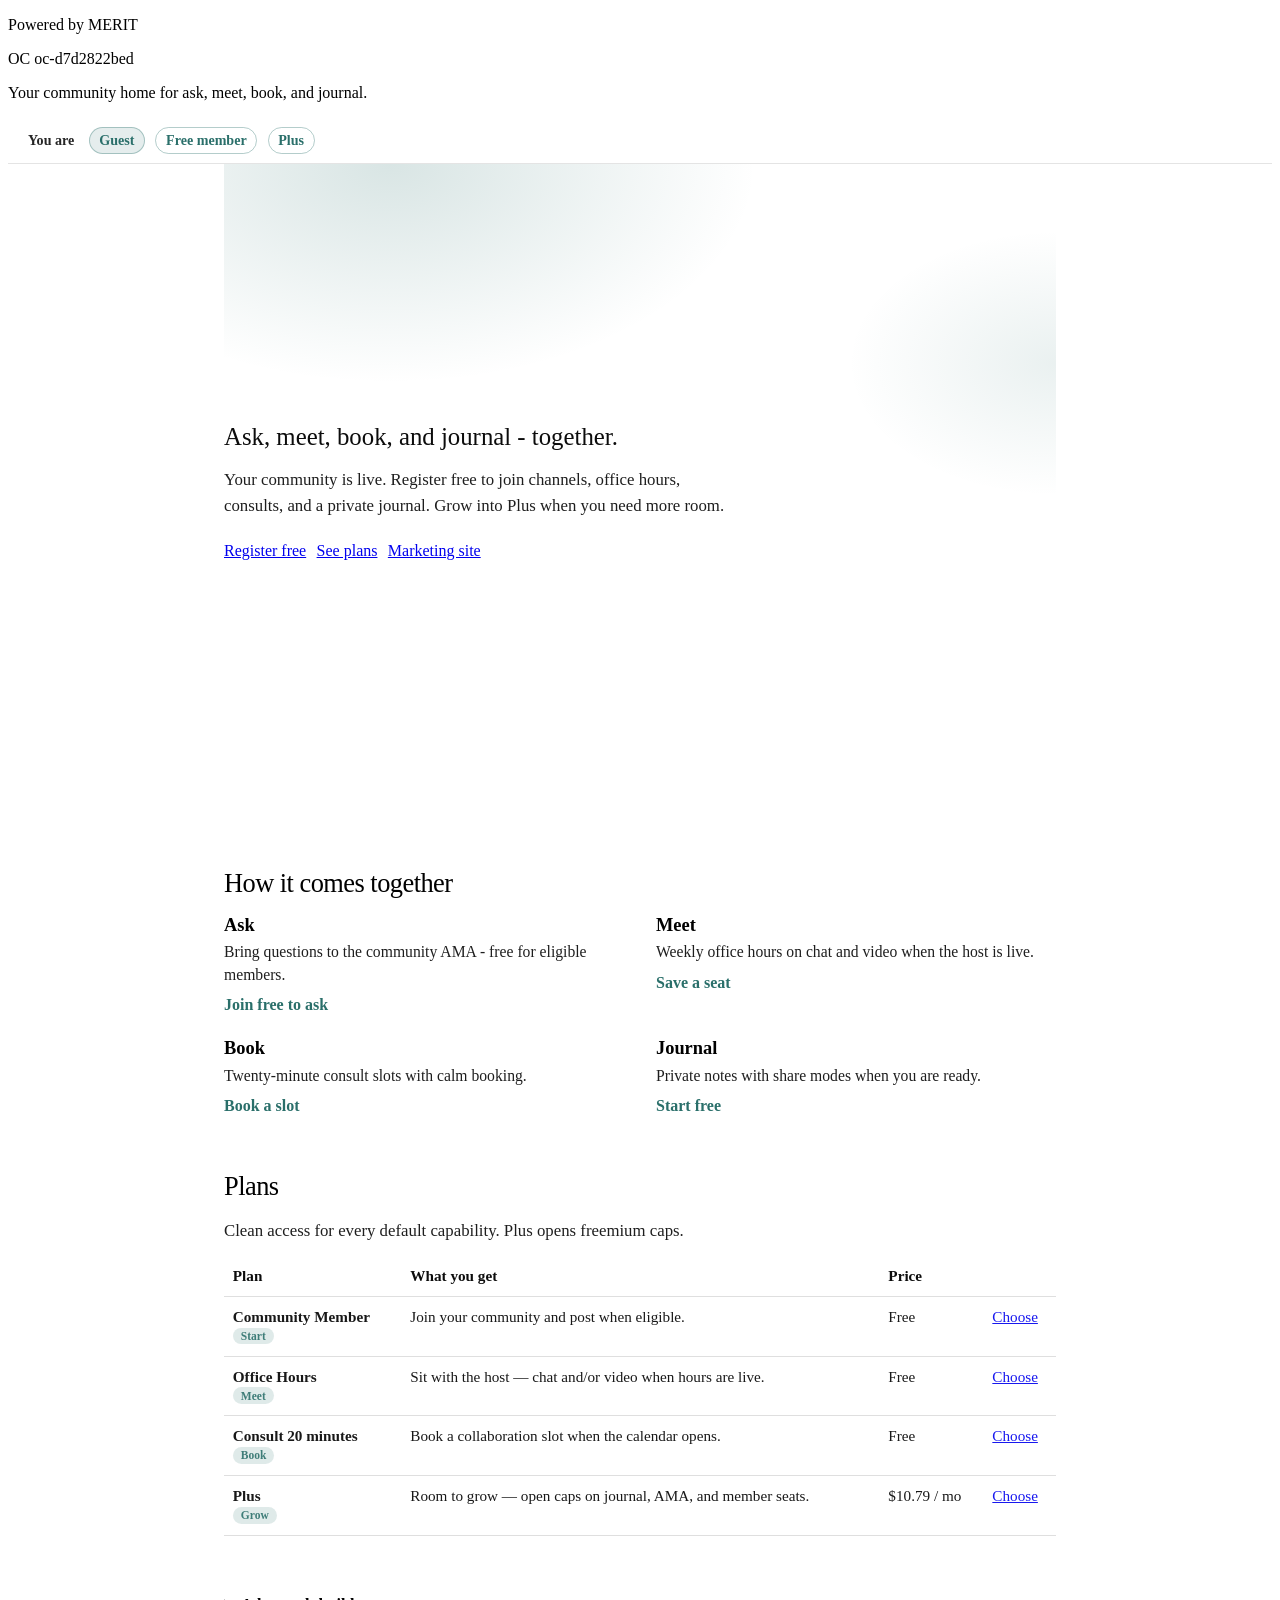
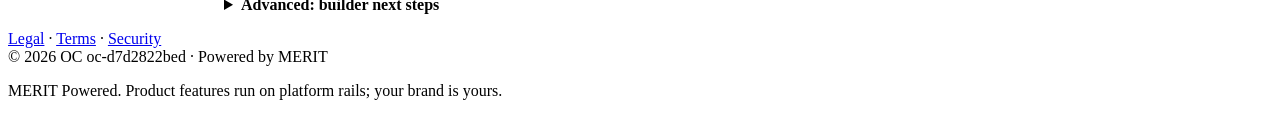
<file: play/index.html>
<!DOCTYPE html>
<html lang="en" data-webpage-shell="createAppShell">
<head>
  <meta charset="UTF-8">
  <meta name="viewport" content="width=device-width, initial-scale=1.0">
  <title>OC oc-d7d2822bed - Play</title>
  <link rel="stylesheet" href="https://merit-prod.vercel.app/pkg/meritutils/merit_ux/0.1.3/themes/gloss-aurora.css" integrity="sha384-t2lrh9VYGPmekcUt8/mNthwxEkgOBstLDnLn6g/dhFgWen+h3pDYGx+FLE4u4NiS" crossorigin="anonymous">
  <link rel="stylesheet" href="https://merit-prod.vercel.app/pkg/meritutils/merit_ux/0.1.3/merit_ux.css" integrity="sha384-t2lrh9VYGPmekcUt8/mNthwxEkgOBstLDnLn6g/dhFgWen+h3pDYGx+FLE4u4NiS" crossorigin="anonymous">
  <style id="play-make-art">
    /* Layout tokens - colors from GlossPack. Make Art composition (TB/Apple editorial bar). */
    .ma-home {
      display: flex; flex-direction: column; gap: 0;
      max-width: 52rem; margin: 0 auto;
    }
    .ma-hero {
      min-height: min(70vh, 36rem);
      display: flex; flex-direction: column; justify-content: center;
      gap: 1rem; padding: 2.5rem 0 3rem;
      background:
        radial-gradient(ellipse 80% 60% at 20% 0%, color-mix(in srgb, var(--merit-accent, #2a6f6a) 18%, transparent), transparent 55%),
        radial-gradient(ellipse 50% 40% at 100% 30%, color-mix(in srgb, var(--merit-accent, #2a6f6a) 10%, transparent), transparent 50%);
    }
    .ma-hero__brand {
      margin: 0; font-size: clamp(2.4rem, 7vw, 3.75rem);
      line-height: 1.05; font-weight: 500; letter-spacing: -0.03em;
    }
    .ma-hero__headline {
      margin: 0; font-size: clamp(1.2rem, 2.8vw, 1.55rem);
      font-weight: 500; opacity: 0.95; max-width: 28rem;
    }
    .ma-hero__lede {
      margin: 0; max-width: 32rem; line-height: 1.5; opacity: 0.88; font-size: 1.05rem;
    }
    .ma-cta-row { display: flex; flex-wrap: wrap; gap: 0.65rem; margin-top: 0.5rem; }
    /* Beat .merit-ux-root a { color: accent } — fill+label were the same teal. */
    .merit-ux-root a.ma-cta {
      display: inline-flex; align-items: center; justify-content: center;
      padding: 0.85rem 1.35rem; font-weight: 700; text-decoration: none;
      border-radius: 999px; border: 2px solid transparent;
      background: var(--merit-accent, #5eead4);
      color: var(--merit-on-accent, #041018);
    }
    .merit-ux-root a.ma-cta--ghost {
      background: transparent;
      color: var(--merit-accent, #5eead4);
      border-color: var(--merit-accent, #5eead4);
    }
    .ma-section { padding: 2.5rem 0 1rem; }
    .ma-section h2 {
      margin: 0 0 1rem; font-size: 1.65rem; font-weight: 500; letter-spacing: -0.02em;
    }
    .ma-paths {
      display: grid; gap: 1.25rem;
      grid-template-columns: 1fr;
    }
    @media (min-width: 48rem) {
      .ma-paths { grid-template-columns: 1fr 1fr; gap: 1.5rem 2rem; }
    }
    .ma-path { display: flex; flex-direction: column; gap: 0.35rem; }
    .ma-path h3 { margin: 0; font-size: 1.15rem; font-weight: 600; }
    .ma-path p { margin: 0; line-height: 1.45; opacity: 0.88; font-size: 0.98rem; }
    .ma-path a {
      margin-top: 0.25rem; font-weight: 600; color: var(--merit-accent, #2a6f6a);
      text-decoration: none; width: fit-content;
    }
    .ma-path a:hover { text-decoration: underline; }
    .ma-table-wrap { overflow-x: auto; margin-top: 0.5rem; }
    .ma-table {
      width: 100%; border-collapse: collapse; font-size: 0.95rem;
    }
    .ma-table th, .ma-table td {
      text-align: left; padding: 0.7rem 0.55rem;
      border-bottom: 1px solid color-mix(in srgb, var(--merit-fg, #222) 14%, transparent);
      vertical-align: top;
    }
    .ma-table th { font-weight: 700; opacity: 0.95; }
    .ma-table td { opacity: 0.9; }
    .ma-one-liner {
      margin: 1.25rem 0 0; padding: 0.7rem 0.9rem;
      border-radius: 10px; font-size: 0.95rem; line-height: 1.4;
      border: 1px dashed color-mix(in srgb, var(--merit-accent, #5eead4) 40%, transparent);
      opacity: 0.92;
    }
    .ma-tag {
      display: inline-block; font-size: 0.72rem; font-weight: 700;
      padding: 0.15rem 0.5rem; border-radius: 999px;
      background: color-mix(in srgb, var(--merit-accent, #2a6f6a) 16%, transparent);
      color: var(--merit-accent, #2a6f6a);
    }
    details.geek { margin: 2.75rem 0 1rem; }
    details.geek > summary { cursor: pointer; font-weight: 600; }
    .ma-geek-list { margin: 0.75rem 0 0; padding-left: 1.15rem; line-height: 1.55; }
    .ma-geek-list a { color: var(--merit-accent, #2a6f6a); }
    /* FR-MPD-43 fallback when merit_ux loginChooser is pre-0.1.1 */
    .ma-login-fallback {
      display: flex; flex-wrap: wrap; align-items: center; gap: 0.45rem 0.65rem;
      padding: 0.55rem 1.25rem; font-size: 0.88rem;
      border-bottom: 1px solid color-mix(in srgb, var(--merit-fg, #222) 12%, transparent);
    }
    .ma-login-fallback__label { font-weight: 600; opacity: 0.85; margin-right: 0.25rem; }
    .ma-login-fallback__opt {
      padding: 0.25rem 0.6rem; border-radius: 999px; font-weight: 600;
      text-decoration: none; color: var(--merit-accent, #2a6f6a);
      border: 1px solid color-mix(in srgb, var(--merit-accent, #2a6f6a) 35%, transparent);
    }
    .ma-login-fallback__opt.is-active {
      background: color-mix(in srgb, var(--merit-accent, #2a6f6a) 12%, transparent);
    }
    .merit-ux-legal__status-slot { position: relative; }
    .ma-status-tip {
      position: absolute; left: 0; bottom: calc(100% + 0.4rem);
      min-width: 16.5rem; max-width: min(24rem, 92vw);
      padding: 0.65rem 0.75rem; border-radius: 8px;
      background: var(--merit-surface-elevated, #132a44);
      color: var(--merit-text, #eaf6ff);
      border: 1px solid var(--merit-border, rgba(94, 234, 212, 0.16));
      font-size: 0.78rem; line-height: 1.4; z-index: 40;
      box-shadow: 0 8px 24px rgba(0,0,0,0.35); display: none; text-align: left;
    }
    .ma-status-tip.is-open { display: block; }
    .ma-status-tip__head { font-weight: 700; margin: 0 0 0.4rem; }
    .ma-status-tip ul { margin: 0; padding: 0; list-style: none; }
    .ma-status-tip li { margin: 0.28rem 0; }
    .ma-status-tip .is-ok { color: var(--merit-ok, #4ade80); }
    .ma-status-tip .is-warn { color: var(--merit-warn, #fbbf24); }
    .ma-status-tip .is-down { color: var(--merit-err, #f87171); }
    .ma-status-tip .is-pending { color: var(--merit-text-muted, #9aa8c0); }
  </style>
</head>
<body data-make-art="1" data-merit-dualrail="1">
  <script src="https://merit-prod.vercel.app/pkg/meritutils/merit_ux/0.1.3/merit_ux.global.js" integrity="sha384-YRjy1HhTmiGmhS96Pk4WqHIo5MfZ0JcNavwVh+3zOI1ONUiKa0zhuBQRuUs4jXVD" crossorigin="anonymous"></script>
  <script>
    (function () {
      var PRODUCT = "OC oc-d7d2822bed";
      var CONSUMER_ID = "oc-d7d2822bed";
      var REGISTER_URL = "https://merit-prod.vercel.app/store/oc-d7d2822bed/register";
      var GLOSS_THEME = "gloss-aurora";
      var COMMUNITY_RAILS_URL = "https://merit-prod.vercel.app/portal/developers/community-rails/";
      var GW = 'https://merit-prod.vercel.app';

      function esc(s) {
        return String(s == null ? '' : s)
          .replace(/&/g, '&amp;')
          .replace(/</g, '&lt;')
          .replace(/>/g, '&gt;')
          .replace(/"/g, '&quot;');
      }

      function registerPlan(plan) {
        var base = String(REGISTER_URL || '');
        if (!plan) return base;
        return base + (base.indexOf('?') >= 0 ? '&' : '?') + 'plan=' + encodeURIComponent(plan);
      }

      var STATUS_MARK = { ok: 'OK — working', warn: 'Attention', down: 'Issue', pending: 'Checking' };
      var STATUS_HEAD = {
        ok: 'All systems go',
        warn: 'Something needs attention',
        down: 'Service unavailable',
        pending: 'Checking status…'
      };

      function rollupSystems(systems) {
        if (!systems || !systems.length) return 'pending';
        if (systems.some(function (s) { return s.state === 'down'; })) return 'down';
        if (systems.some(function (s) { return s.state === 'warn'; })) return 'warn';
        if (systems.some(function (s) { return s.state === 'pending'; })) return 'pending';
        return 'ok';
      }

      function applySystemsStatus(btn, systems) {
        if (!btn || !systems) return;
        var rollup = rollupSystems(systems);
        var head = STATUS_HEAD[rollup];
        var ux = window.meritUx;
        if (ux && typeof ux.setStatusState === 'function') {
          ux.setStatusState(btn, rollup, head);
        } else {
          btn.className = 'merit-ux-status merit-ux-status--' + rollup + ' status-float--' + rollup;
          btn.textContent = head;
        }
        var lines = systems.map(function (s) {
          var st = STATUS_MARK[s.state] || STATUS_MARK.pending;
          return '• ' + s.label + ' — ' + st + (s.detail ? ': ' + s.detail : '');
        });
        var tipText = [head].concat(lines).join('\n');
        btn.setAttribute('aria-label', tipText.replace(/\n/g, '. '));
        var slot = btn.closest ? btn.closest('.merit-ux-legal__status-slot') : null;
        slot = slot || btn.parentNode;
        if (!slot) return;
        var tip = slot.querySelector('.ma-status-tip');
        if (!tip) {
          tip = document.createElement('div');
          tip.className = 'ma-status-tip';
          tip.id = 'status-float-tip';
          tip.setAttribute('role', 'tooltip');
          slot.appendChild(tip);
          btn.addEventListener('mouseenter', function () { tip.classList.add('is-open'); });
          btn.addEventListener('mouseleave', function () { tip.classList.remove('is-open'); });
          btn.addEventListener('focus', function () { tip.classList.add('is-open'); });
          btn.addEventListener('blur', function () { tip.classList.remove('is-open'); });
        }
        btn.setAttribute('aria-describedby', tip.id);
        btn.removeAttribute('title');
        tip.innerHTML = '<p class="ma-status-tip__head">' + esc(head) + '</p><ul>' +
          systems.map(function (s) {
            var st = s.state || 'pending';
            return '<li class="is-' + st + '"><strong>' + esc(s.label) + '</strong> · ' +
              esc(STATUS_MARK[st] || STATUS_MARK.pending) +
              (s.detail ? ' — ' + esc(s.detail) : '') + '</li>';
          }).join('') + '</ul>';
      }

      function probeCheck(id, label, url, okWhen) {
        return fetch(url, { method: 'GET', credentials: 'omit' }).then(function (res) {
          return res.text().then(function (body) {
            var ok = res.ok && (!okWhen || okWhen(res, body));
            return {
              id: id,
              label: label,
              state: ok ? 'ok' : 'down',
              detail: 'HTTP ' + res.status
            };
          });
        }).catch(function (err) {
          return { id: id, label: label, state: 'down', detail: String(err && err.message || err) };
        });
      }

      function probeRails() {
        var local = [
          {
            id: 'play',
            label: 'Play host',
            state: document.getElementById('app-logic') ? 'ok' : 'down',
            detail: document.getElementById('app-logic') ? 'App UI is live' : 'Main shell missing'
          },
          {
            id: 'ux',
            label: 'UX shell (merit_ux)',
            state: (document.querySelector('.merit-ux-brand') && document.querySelector('.merit-ux-legal')) ? 'ok' : 'warn',
            detail: (document.querySelector('.merit-ux-brand') && document.querySelector('.merit-ux-legal'))
              ? 'Moniker and legal footer loaded' : 'Chrome incomplete'
          },
          {
            id: 'catalog',
            label: 'Plans catalog',
            state: (document.getElementById('plans') || document.querySelector('.ma-table')) ? 'ok' : 'warn',
            detail: (document.getElementById('plans') || document.querySelector('.ma-table'))
              ? 'Capability SKUs on the home' : 'Plans table not found'
          }
        ];
        return Promise.all([
          probeCheck('gateway', 'Gateway health', GW + '/api/health'),
          probeCheck('store', 'Store / register', registerPlan('community-member'), function (res, body) {
            return res.ok && body.indexOf('__next_error__') < 0;
          }),
          probeCheck('cdn', 'UX CDN pin', (document.querySelector('script[src*="merit_ux"]') || {}).src || (GW + '/pkg/meritutils/merit_ux/0.1.3/merit_ux.global.js')),
          probeCheck('subs', 'Entitlements (meritsubs)', GW + '/api/meritsubs/api/v1/health').then(function (row) {
            if (row.state === 'down') {
              row.state = 'warn';
              row.detail = (row.detail || '') + ' — mount may still be live via store';
            } else {
              row.detail = 'Health reachable (' + row.detail + ')';
            }
            return row;
          })
        ]).then(function (remote) { return local.concat(remote); });
      }

      /* Clean default catalog — keep in sync with cfg/store_catalog.json (FR-MPD-40) */
      var PLANS = [
        {
          name: 'Community Member',
          promise: 'Join your community and post when eligible.',
          price: 'Free',
          plan: 'community-member',
          tag: 'Start'
        },
        {
          name: 'Office Hours',
          promise: 'Sit with the host — chat and/or video when hours are live.',
          price: 'Free',
          plan: 'oh-attend',
          tag: 'Meet'
        },
        {
          name: 'Consult 20 minutes',
          promise: 'Book a collaboration slot when the calendar opens.',
          price: 'Free',
          plan: 'consult-20m',
          tag: 'Book'
        },
        {
          name: 'Plus',
          promise: 'Room to grow — open caps on journal, AMA, and member seats.',
          price: '$10.79 / mo',
          plan: 'plus-monthly',
          tag: 'Grow'
        }
      ];

      function plansTableHtml() {
        var rows = PLANS.map(function (p) {
          return (
            '<tr>' +
              '<td><strong>' + esc(p.name) + '</strong><br><span class="ma-tag">' + esc(p.tag) + '</span></td>' +
              '<td>' + esc(p.promise) + '</td>' +
              '<td>' + esc(p.price) + '</td>' +
              '<td><a href="' + esc(registerPlan(p.plan)) + '">Choose</a></td>' +
            '</tr>'
          );
        }).join('');
        return (
          '<div class="ma-table-wrap"><table class="ma-table">' +
            '<thead><tr><th>Plan</th><th>What you get</th><th>Price</th><th></th></tr></thead>' +
            '<tbody>' + rows + '</tbody>' +
          '</table></div>'
        );
      }

      function homeHtml() {
        return (
          '<div class="ma-home">' +
            '<section class="ma-hero" aria-label="Welcome">' +
              '<h1 class="ma-hero__headline">Ask, meet, book, and journal - together.</h1>' +
              '<p class="ma-hero__lede">Your community is live. Register free to join channels, office hours, consults, and a private journal. Grow into Plus when you need more room.</p>' +
              '<div class="ma-cta-row">' +
                '<a class="ma-cta" href="' + esc(registerPlan('community-member')) + '">Register free</a>' +
                '<a class="ma-cta ma-cta--ghost" href="#plans">See plans</a>' +
                '<a class="ma-cta ma-cta--ghost" href="https://merit-prod.vercel.app/apps/oc-d7d2822bed/play/site">Marketing site</a>' +
              '</div>' +
            '</section>' +

            '<section class="ma-section" aria-label="What you can do">' +
              '<h2>How it comes together</h2>' +
              '<div class="ma-paths">' +
                pathHtml('Ask', 'Bring questions to the community AMA - free for eligible members.', registerPlan('community-member'), 'Join free to ask') +
                pathHtml('Meet', 'Weekly office hours on chat and video when the host is live.', registerPlan('oh-attend'), 'Save a seat') +
                pathHtml('Book', 'Twenty-minute consult slots with calm booking.', registerPlan('consult-20m'), 'Book a slot') +
                pathHtml('Journal', 'Private notes with share modes when you are ready.', registerPlan('community-member'), 'Start free') +
              '</div>' +
            '</section>' +

            '<section class="ma-section" id="plans" aria-label="Plans">' +
              '<h2>Plans</h2>' +
              '<p class="ma-hero__lede" style="margin-bottom:0.75rem">Clean access for every default capability. Plus opens freemium caps.</p>' +
              plansTableHtml() +
            '</section>' +

            '<details class="geek">' +
              '<summary>Advanced: builder next steps</summary>' +
              '<ul class="ma-geek-list">' +
                '<li>Your live app: <code>/apps/' + esc(CONSUMER_ID) + '/play</code> on merit-prod</li>' +
                '<li>Register for this app: <a href="' + esc(REGISTER_URL) + '">' + esc(REGISTER_URL) + '</a></li>' +
                '<li>Usage &amp; quotas: <a href="' + esc(GW + '/apps/' + CONSUMER_ID + '/usage') + '">' + esc('/apps/' + CONSUMER_ID + '/usage') + '</a></li>' +
                '<li><a href="' + esc(GW + '/portal/developers/full-app/') + '" target="_blank" rel="noopener noreferrer">Your app over dinner</a> — PRD, portal, then <code>app_logic/</code></li>' +
                '<li><a href="' + esc(GW + '/portal/developers/sku-commerce/') + '" target="_blank" rel="noopener noreferrer">Sell SKUs and subscriptions</a></li>' +
                '<li><a href="' + esc(GW + '/portal/developers/par-packages/') + '" target="_blank" rel="noopener noreferrer">UI packages on the gateway</a></li>' +
                '<li><a href="' + esc(COMMUNITY_RAILS_URL) + '" target="_blank" rel="noopener noreferrer">Platform live-check evidence</a> (operator probes — not product screenshots)</li>' +
                '<li>Optional platform builder join: <a href="' + esc(GW + '/store/merit/register?plan=app-builder') + '" target="_blank" rel="noopener noreferrer">/store/merit/register?plan=app-builder</a></li>' +
                '<li><a href="' + esc(GW + '/portal/developers/troubleshooting/#start-over') + '" target="_blank" rel="noopener noreferrer">Start over — leave platform and create again</a></li>' +
              '</ul>' +
            '</details>' +
          '</div>'
        );
      }

      function pathHtml(title, blurb, href, cta) {
        return (
          '<article class="ma-path">' +
            '<h3>' + esc(title) + '</h3>' +
            '<p>' + esc(blurb) + '</p>' +
            '<a href="' + esc(href) + '">' + esc(cta) + '</a>' +
          '</article>'
        );
      }

      function bootGlossShell() {
        var ux = window.MeritUx;
        if (!ux || typeof ux.createAppShell !== 'function') {
          document.body.className = 'merit-ux-shell';
          document.body.innerHTML =
            '<header class="merit-ux-brand" data-merit-ux="brand" role="banner">' +
              '<p class="merit-ux-brand__kicker">Powered by MERIT</p>' +
              '<div class="merit-ux-brand__moniker" data-merit-ux="moniker" role="group" aria-label="' + esc(PRODUCT) + '">' +
                '<p class="merit-ux-brand__wordmark">' + esc(PRODUCT) + '</p>' +
              '</div>' +
              '<p class="merit-ux-brand__subhead" data-merit-ux="subhead">Your community home for ask, meet, book, and journal.</p>' +
            '</header>' +
            '<nav class="ma-login-fallback" aria-label="Your plan"><span class="ma-login-fallback__label">You are</span> ' +
              '<span class="ma-login-fallback__opt is-active">Guest</span> ' +
              '<a class="ma-login-fallback__opt" href="' + esc(registerPlan('community-member')) + '">Free member</a> ' +
              '<a class="ma-login-fallback__opt" href="' + esc(registerPlan('plus-monthly')) + '">Plus</a></nav>' +
            '<main id="app-logic" class="merit-ux-main">' + homeHtml() + '</main>' +
            '<footer class="merit-ux-legal" data-merit-ux="legal" aria-label="Site footer">' +
              '<div class="merit-ux-legal__row"><nav class="merit-ux-legal__nav" aria-label="Legal">' +
              '<a href="' + esc(GW + '/portal/legal.html') + '">Legal</a> · ' +
              '<a href="' + esc(GW + '/portal/terms.html') + '">Terms</a> · ' +
              '<a href="' + esc(GW + '/portal/security.html') + '">Security</a></nav></div>' +
              '<div class="merit-ux-legal__note"><div>&copy; ' + new Date().getFullYear() + ' ' + esc(PRODUCT) +
              ' · <span class="merit-ux-legal__powered">Powered by MERIT</span></div>' +
              '<p class="merit-ux-legal__disclaimer">MERIT Powered. Product features run on platform rails; your brand is yours.</p></div></footer>';
          return null;
        }
        var shell = ux.createAppShell({
          host: document.body,
          theme: GLOSS_THEME,
          brand: {
            name: PRODUCT,
            kicker: 'Powered by MERIT',
            subhead: 'Your community home for ask, meet, book, and journal.',
            useDefaultFlanks: true
          },
          freemium: {
            identity: 'guest',
            hideCta: true,
            upgradeHref: registerPlan('plus-monthly')
          },
          loginChooser: typeof ux.createLoginChooser === 'function' ? {
            identity: 'guest',
            memberHref: registerPlan('community-member'),
            plusHref: registerPlan('plus-monthly'),
            label: 'You are'
          } : undefined,
          legal: {
            brandName: PRODUCT,
            includeDefaultLegalLinks: true,
            disclaimer: 'MERIT Powered. Product features run on platform rails; your brand is yours.'
          },
          slots: { main: '#app-logic' },
          peers: { workbench: false, journal: false }
        });
        if (shell && !shell.loginChooser && shell.freemium && shell.freemium.parentNode) {
          var strip = document.createElement('nav');
          strip.className = 'ma-login-fallback';
          strip.setAttribute('aria-label', 'Your plan');
          strip.innerHTML =
            '<span class="ma-login-fallback__label">You are</span> ' +
            '<span class="ma-login-fallback__opt is-active">Guest</span> ' +
            '<a class="ma-login-fallback__opt" href="' + esc(registerPlan('community-member')) + '">Free member</a> ' +
            '<a class="ma-login-fallback__opt" href="' + esc(registerPlan('plus-monthly')) + '">Plus</a>';
          shell.freemium.parentNode.insertBefore(strip, shell.freemium.nextSibling);
        }
        if (shell && shell.main) {
          shell.main.innerHTML = homeHtml();
        }
        if (shell && shell.status) {
          ux.setStatusState(shell.status, 'pending', 'Checking status…');
          probeRails().then(function (systems) {
            applySystemsStatus(shell.status, systems);
          });
        }
        return shell;
      }

      function mountOneLiners() {
        fetch(GW + '/apps/' + CONSUMER_ID + '/cfg/usage.json', { cache: 'no-store' })
          .then(function (r) { return r.ok ? r.json() : null; })
          .then(function (cfg) {
            if (!cfg || !cfg.one_liners || cfg.one_liners.enabled !== true) return;
            var lines = Array.isArray(cfg.one_liners.lines) ? cfg.one_liners.lines.filter(Boolean) : [];
            if (!lines.length) return;
            var el = document.createElement('p');
            el.className = 'ma-one-liner';
            el.setAttribute('data-one-liners', 'on');
            el.textContent = String(lines[0]).slice(0, 160);
            var home = document.querySelector('.ma-home');
            if (home) home.appendChild(el);
          })
          .catch(function () {});
      }

      if (document.readyState === 'loading') {
        document.addEventListener('DOMContentLoaded', function () {
          bootGlossShell();
          mountOneLiners();
        });
      } else {
        bootGlossShell();
        mountOneLiners();
      }
    })();
  </script>
  
</body>
</html>
</file>
